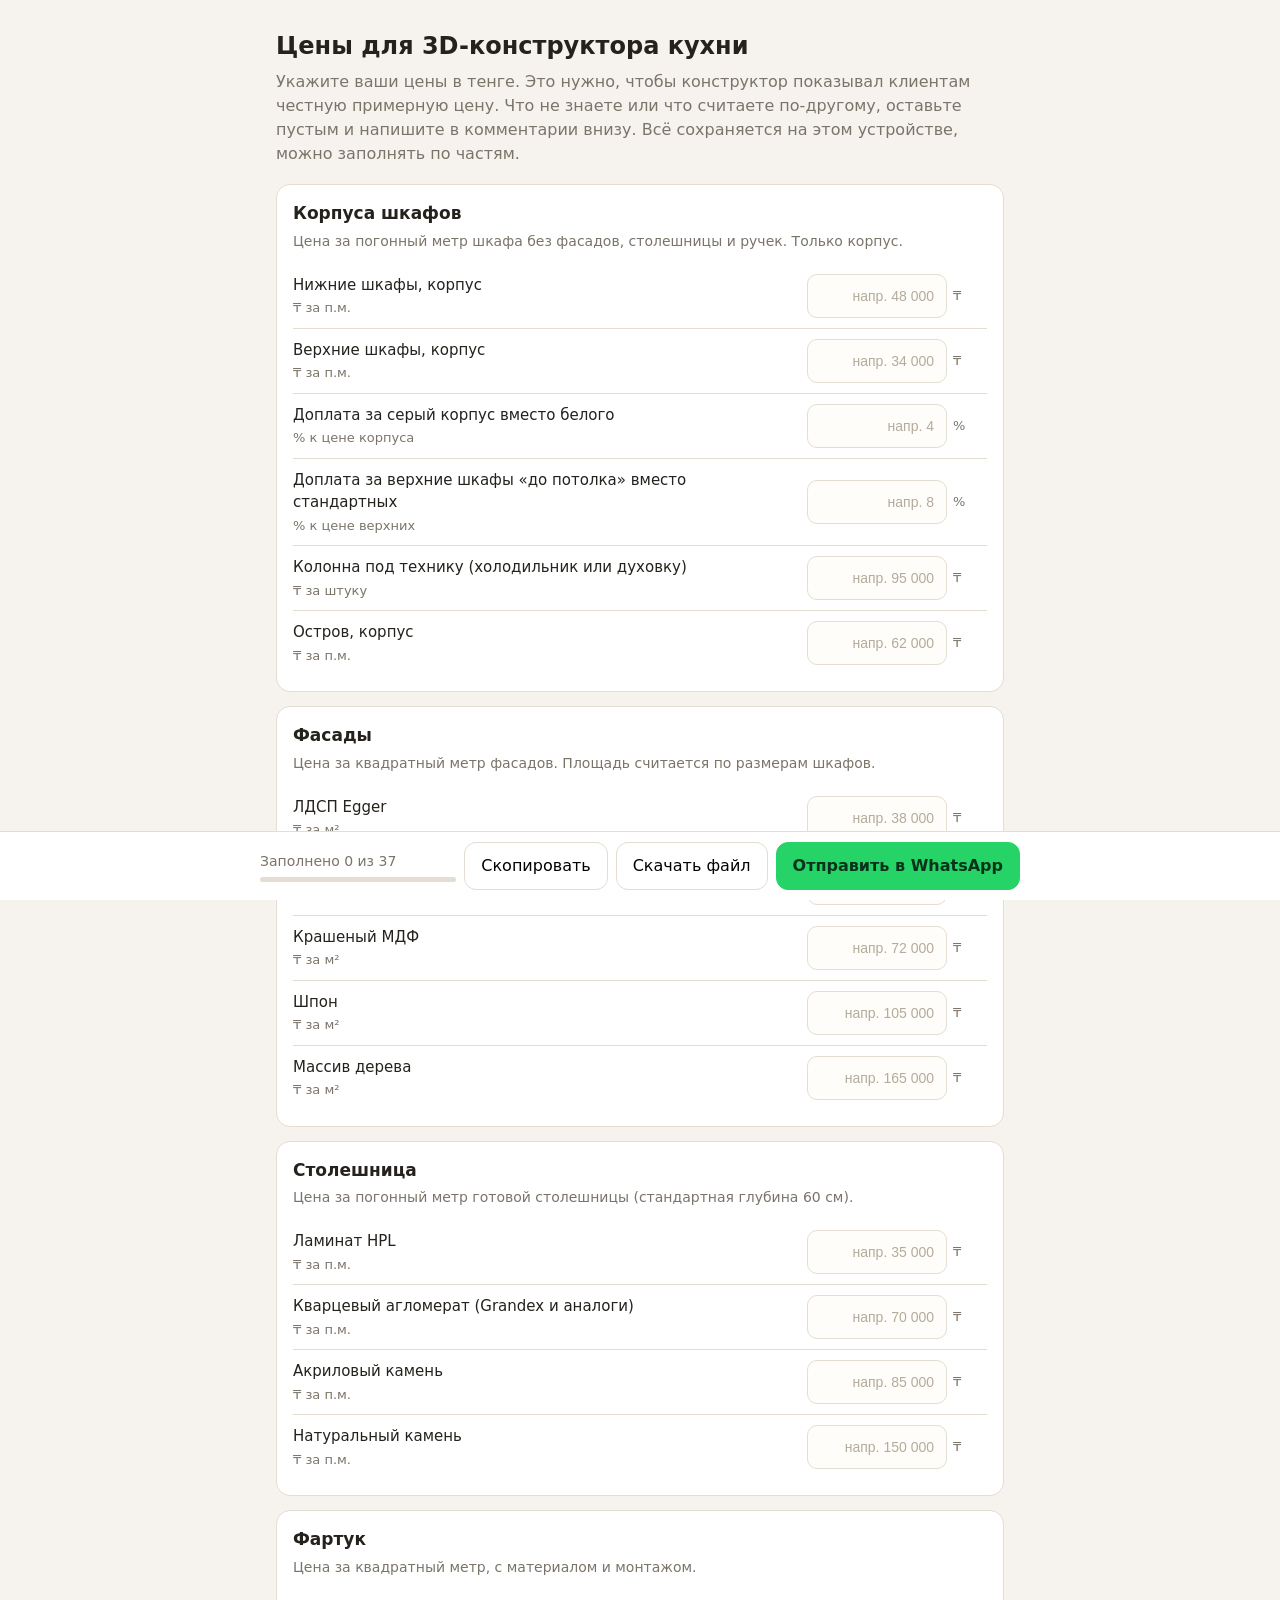
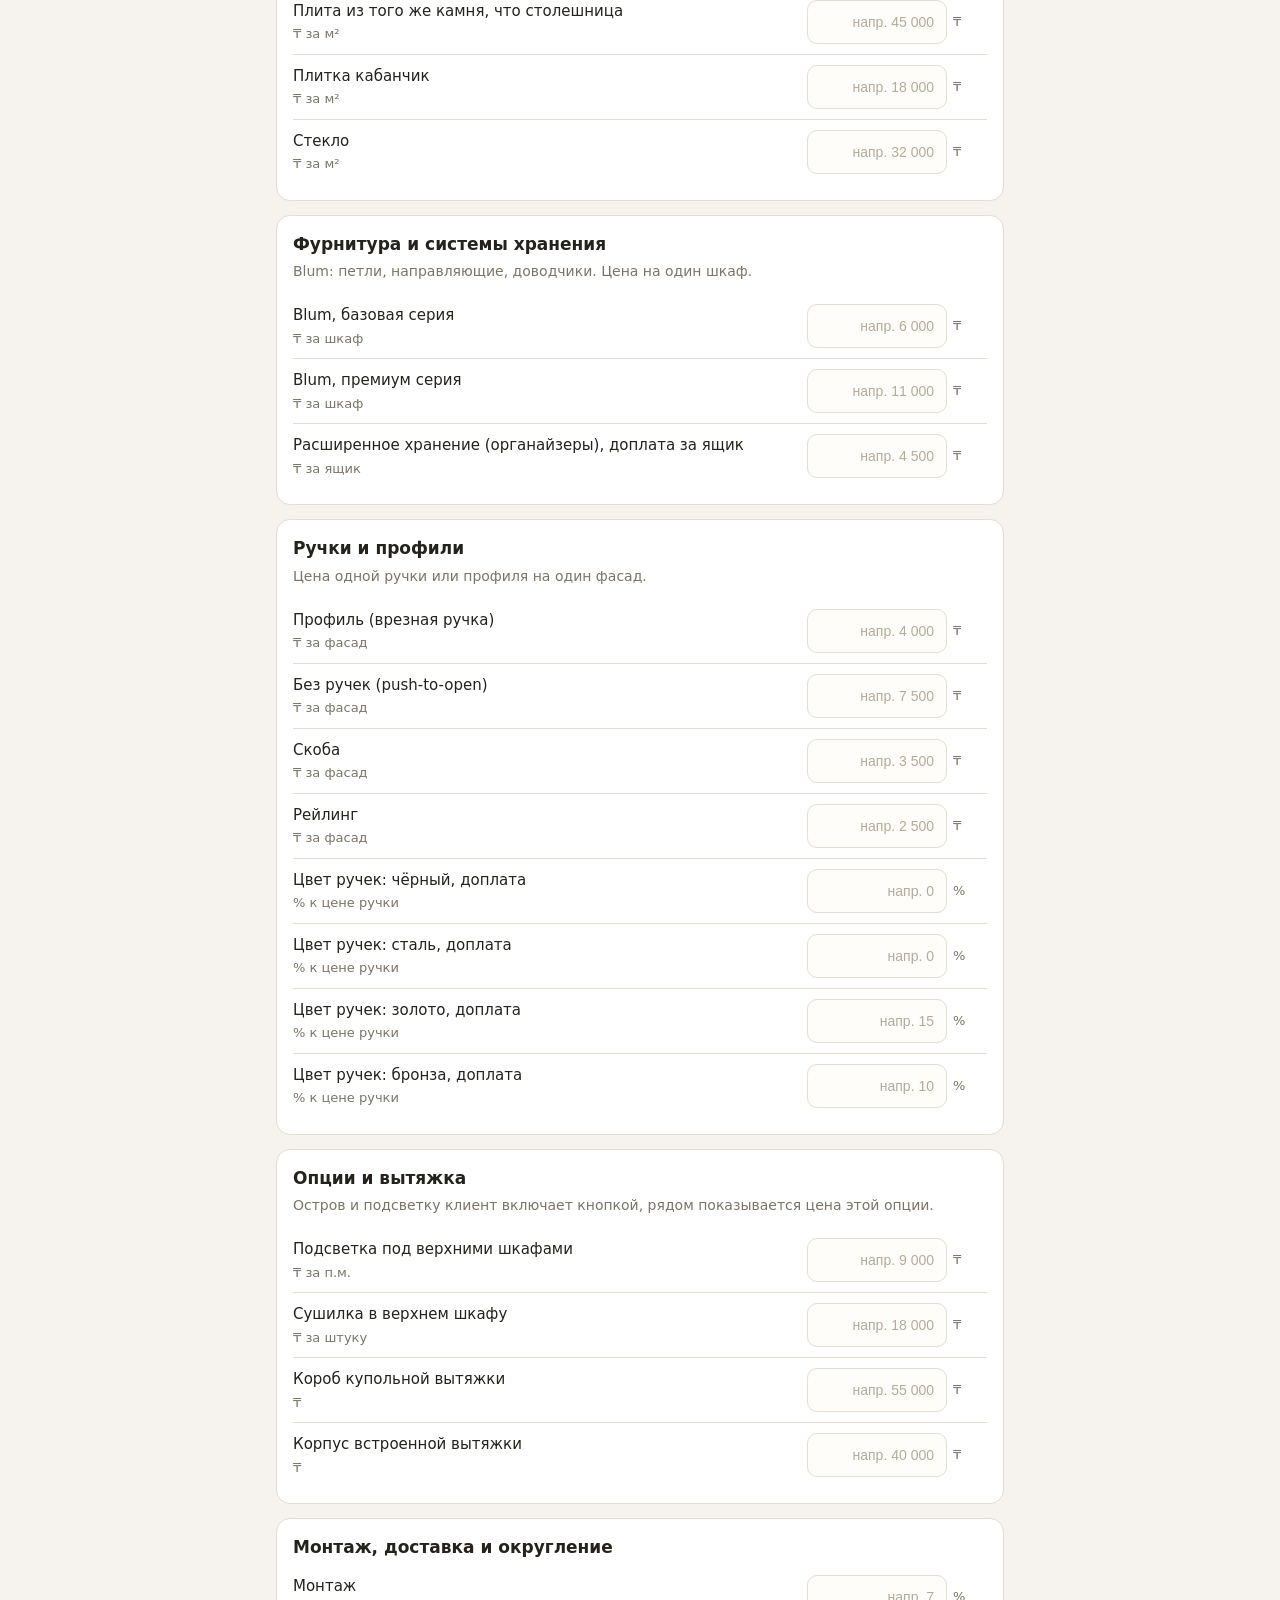
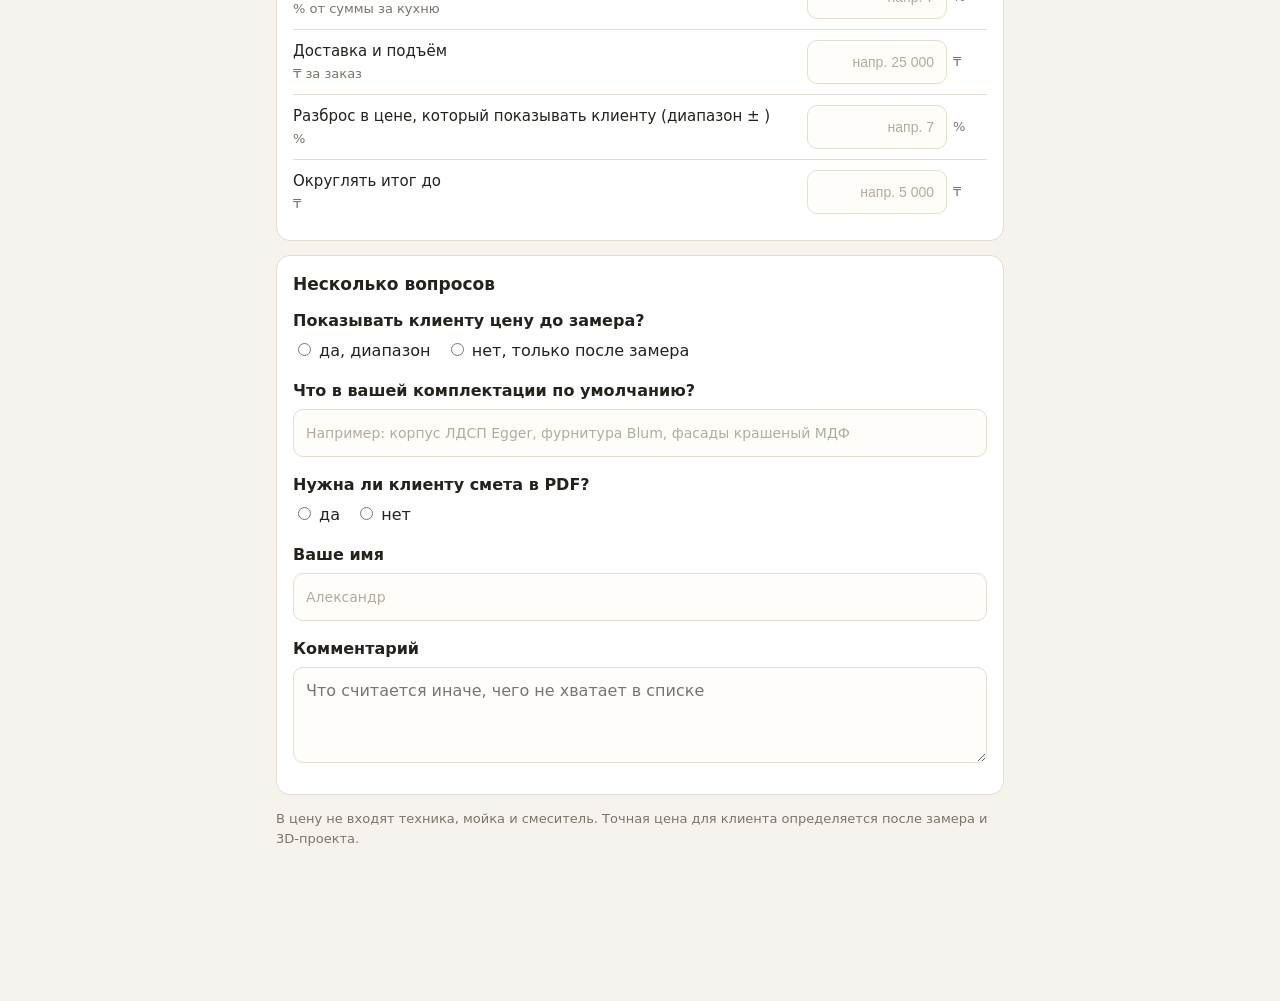
<file: prices.html>
<!doctype html>
<html lang="ru">
<head>
<meta charset="utf-8">
<meta name="viewport" content="width=device-width,initial-scale=1">
<meta name="robots" content="noindex">
<title>Цены для конструктора кухни | LUXE INTERIOR</title>
<style>
:root{--bg:#f6f3ee;--card:#fff;--line:#e3ddd2;--text:#25221d;--muted:#7b7469;--gold:#a8844f;--ok:#2e7d4f}
*{box-sizing:border-box}
body{margin:0;background:var(--bg);color:var(--text);font:16px/1.5 system-ui,-apple-system,"Segoe UI",Roboto,sans-serif}
.wrap{max-width:760px;margin:0 auto;padding:20px 16px 140px}
h1{font-size:24px;margin:8px 0 6px}
.lead{color:var(--muted);margin:0 0 18px}
.box{background:var(--card);border:1px solid var(--line);border-radius:14px;padding:16px;margin-bottom:14px}
.box h2{font-size:17px;margin:0 0 4px}
.box .hint{color:var(--muted);font-size:14px;margin:0 0 12px}
.f{display:grid;grid-template-columns:1fr 180px;gap:6px 12px;align-items:center;padding:10px 0;border-top:1px solid var(--line)}
.f:first-of-type{border-top:0}
.f label{font-size:15px}
.f small{display:block;color:var(--muted);font-size:13px;margin-top:2px}
.inp{display:flex;align-items:center;gap:6px}
.inp input{width:100%;min-width:0;padding:11px 12px;border:1px solid var(--line);border-radius:10px;font-size:17px;background:#fffdf9;text-align:right}
.inp input:focus{outline:2px solid var(--gold);border-color:var(--gold)}
.inp input.ok{border-color:#9ccaae;background:#f4fbf6}
.inp span{color:var(--muted);font-size:13px;white-space:nowrap;min-width:34px}
textarea,.txt{width:100%;padding:11px 12px;border:1px solid var(--line);border-radius:10px;font:inherit;background:#fffdf9}
.q{padding:8px 0}
.q b{display:block;font-weight:600;margin-bottom:6px}
.bar{position:fixed;left:0;right:0;bottom:0;background:#fff;border-top:1px solid var(--line);padding:10px 16px calc(10px + env(safe-area-inset-bottom));z-index:5}
.bar-in{max-width:760px;margin:0 auto;display:flex;gap:8px;align-items:center;flex-wrap:wrap}
.prog{flex:1;min-width:120px;font-size:14px;color:var(--muted)}
.prog i{display:block;height:5px;border-radius:5px;background:var(--line);margin-top:5px;overflow:hidden}
.prog i b{display:block;height:100%;background:var(--ok);width:0;transition:width .2s}
button{font:inherit;border:1px solid var(--line);background:#fff;border-radius:12px;padding:11px 16px;cursor:pointer}
button.main{background:#25d366;border-color:#25d366;color:#08331a;font-weight:700}
.note{font-size:13px;color:var(--muted);margin-top:10px}
.toast{position:fixed;left:50%;bottom:90px;transform:translateX(-50%);background:#25221d;color:#fff;padding:10px 18px;border-radius:99px;font-size:14px;opacity:0;pointer-events:none;transition:.25s;z-index:9}
.toast.on{opacity:1}
input::placeholder{font-size:14px;color:#b3ab9c}
@media (max-width:480px){.f{grid-template-columns:1fr}.inp input{text-align:left}}
</style>
</head>
<body>
<div class="wrap">
  <h1>Цены для 3D-конструктора кухни</h1>
  <p class="lead">Укажите ваши цены в тенге. Это нужно, чтобы конструктор показывал клиентам честную примерную цену. Что не знаете или что считаете по-другому, оставьте пустым и напишите в комментарии внизу. Всё сохраняется на этом устройстве, можно заполнять по частям.</p>
  <div id="form"></div>

  <div class="box">
    <h2>Несколько вопросов</h2>
    <div class="q"><b>Показывать клиенту цену до замера?</b>
      <label><input type="radio" name="q1" value="да"> да, диапазон</label> &nbsp;
      <label><input type="radio" name="q1" value="нет"> нет, только после замера</label></div>
    <div class="q"><b>Что в вашей комплектации по умолчанию?</b>
      <input class="txt" id="q2" placeholder="Например: корпус ЛДСП Egger, фурнитура Blum, фасады крашеный МДФ"></div>
    <div class="q"><b>Нужна ли клиенту смета в PDF?</b>
      <label><input type="radio" name="q3" value="да"> да</label> &nbsp;
      <label><input type="radio" name="q3" value="нет"> нет</label></div>
    <div class="q"><b>Ваше имя</b><input class="txt" id="who" placeholder="Александр"></div>
    <div class="q"><b>Комментарий</b><textarea id="note" rows="3" placeholder="Что считается иначе, чего не хватает в списке"></textarea></div>
  </div>
  <p class="note">В цену не входят техника, мойка и смеситель. Точная цена для клиента определяется после замера и 3D-проекта.</p>
</div>

<div class="bar"><div class="bar-in">
  <div class="prog"><span id="progTxt">Заполнено 0 из 0</span><i><b id="progBar"></b></i></div>
  <button id="copy">Скопировать</button>
  <button id="dl">Скачать файл</button>
  <button class="main" id="wa">Отправить в WhatsApp</button>
</div></div>
<div class="toast" id="toast"></div>

<script>
// kind: num (тенге или другая единица как указана), pct (проценты; в файл пишется как коэффициент или доля)
const S = [
 { t: "Корпуса шкафов", h: "Цена за погонный метр шкафа без фасадов, столешницы и ручек. Только корпус.", f: [
  ["carcassBaseM", "Нижние шкафы, корпус", "₸ за п.м.", "48000"],
  ["carcassUpperM", "Верхние шкафы, корпус", "₸ за п.м.", "34000"],
  ["carcassGreyMult", "Доплата за серый корпус вместо белого", "% к цене корпуса", "4", "pct1"],
  ["upperCeilingMult", "Доплата за верхние шкафы «до потолка» вместо стандартных", "% к цене верхних", "8", "pct1"],
  ["tallEach", "Колонна под технику (холодильник или духовку)", "₸ за штуку", "95000"],
  ["islandM", "Остров, корпус", "₸ за п.м.", "62000"]]},
 { t: "Фасады", h: "Цена за квадратный метр фасадов. Площадь считается по размерам шкафов.", f: [
  ["facadeM2.ldsp", "ЛДСП Egger", "₸ за м²", "38000"],
  ["facadeM2.film", "МДФ в плёнке", "₸ за м²", "52000"],
  ["facadeM2.mdf_paint", "Крашеный МДФ", "₸ за м²", "72000"],
  ["facadeM2.veneer", "Шпон", "₸ за м²", "105000"],
  ["facadeM2.massiv", "Массив дерева", "₸ за м²", "165000"]]},
 { t: "Столешница", h: "Цена за погонный метр готовой столешницы (стандартная глубина 60 см).", f: [
  ["counterM.hpl", "Ламинат HPL", "₸ за п.м.", "35000"],
  ["counterM.quartz", "Кварцевый агломерат (Grandex и аналоги)", "₸ за п.м.", "70000"],
  ["counterM.acrylic", "Акриловый камень", "₸ за п.м.", "85000"],
  ["counterM.natural", "Натуральный камень", "₸ за п.м.", "150000"]]},
 { t: "Фартук", h: "Цена за квадратный метр, с материалом и монтажом.", f: [
  ["backsplashM2.slab", "Плита из того же камня, что столешница", "₸ за м²", "45000"],
  ["backsplashM2.tile", "Плитка кабанчик", "₸ за м²", "18000"],
  ["backsplashM2.glass", "Стекло", "₸ за м²", "32000"]]},
 { t: "Фурнитура и системы хранения", h: "Blum: петли, направляющие, доводчики. Цена на один шкаф.", f: [
  ["hardwareModule.blum_std", "Blum, базовая серия", "₸ за шкаф", "6000"],
  ["hardwareModule.blum_premium", "Blum, премиум серия", "₸ за шкаф", "11000"],
  ["storageExtraDrawer", "Расширенное хранение (органайзеры), доплата за ящик", "₸ за ящик", "4500"]]},
 { t: "Ручки и профили", h: "Цена одной ручки или профиля на один фасад.", f: [
  ["handleEach.profile", "Профиль (врезная ручка)", "₸ за фасад", "4000"],
  ["handleEach.push", "Без ручек (push-to-open)", "₸ за фасад", "7500"],
  ["handleEach.bar", "Скоба", "₸ за фасад", "3500"],
  ["handleEach.rail", "Рейлинг", "₸ за фасад", "2500"],
  ["handleColorMult.black", "Цвет ручек: чёрный, доплата", "% к цене ручки", "0", "pct1"],
  ["handleColorMult.steel", "Цвет ручек: сталь, доплата", "% к цене ручки", "0", "pct1"],
  ["handleColorMult.gold", "Цвет ручек: золото, доплата", "% к цене ручки", "15", "pct1"],
  ["handleColorMult.bronze", "Цвет ручек: бронза, доплата", "% к цене ручки", "10", "pct1"]]},
 { t: "Опции и вытяжка", h: "Остров и подсветку клиент включает кнопкой, рядом показывается цена этой опции.", f: [
  ["ledPerM", "Подсветка под верхними шкафами", "₸ за п.м.", "9000"],
  ["dryerEach", "Сушилка в верхнем шкафу", "₸ за штуку", "18000"],
  ["hoodChimney", "Короб купольной вытяжки", "₸", "55000"],
  ["hoodBuilt", "Корпус встроенной вытяжки", "₸", "40000"]]},
 { t: "Монтаж, доставка и округление", h: "", f: [
  ["montagePct", "Монтаж", "% от суммы за кухню", "7", "pct0"],
  ["delivery", "Доставка и подъём", "₸ за заказ", "25000"],
  ["range", "Разброс в цене, который показывать клиенту (диапазон ± )", "%", "7", "pct0"],
  ["roundTo", "Округлять итог до", "₸", "5000"]]}
];
const KEY = "luxe_prices_form_v1";
let saved = {}; try { saved = JSON.parse(localStorage.getItem(KEY) || "{}"); } catch {}
const $ = (s) => document.querySelector(s);
const fmt = (v) => v === "" || v == null ? "" : Number(v).toLocaleString("ru-RU");
const form = $("#form");
let total = 0;
for (const sec of S) {
  const box = document.createElement("div"); box.className = "box";
  box.innerHTML = `<h2>${sec.t}</h2>${sec.h ? `<p class="hint">${sec.h}</p>` : ""}`;
  for (const [key, label, unit, ex] of sec.f) {
    total++;
    const row = document.createElement("div"); row.className = "f";
    row.innerHTML = `<label for="f_${key}">${label}<small>${unit}</small></label><div class="inp"><input id="f_${key}" data-k="${key}" inputmode="decimal" autocomplete="off" placeholder="напр. ${fmt(ex)}"><span>${unit.startsWith("₸") ? "₸" : "%"}</span></div>`;
    box.append(row);
  }
  form.append(box);
}
const inputs = [...document.querySelectorAll("input[data-k]")];
const meta = { who: $("#who"), note: $("#note"), q2: $("#q2") };
for (const i of inputs) {
  if (saved[i.dataset.k] != null) i.value = saved[i.dataset.k];
  i.addEventListener("input", () => { const raw = i.value.replace(/[^\d.,]/g, "").replace(",", "."); const n = raw === "" ? "" : raw; i.value = n === "" ? "" : (n.includes(".") ? n : Number(n).toLocaleString("ru-RU")); persist(); });
}
for (const [k, e] of Object.entries(meta)) { if (saved["_" + k]) e.value = saved["_" + k]; e.addEventListener("input", persist); }
for (const r of document.querySelectorAll("input[type=radio]")) { if (saved["_" + r.name] === r.value) r.checked = true; r.addEventListener("change", persist); }
const num = (s) => { const v = String(s).replace(/\s| /g, "").replace(",", "."); return v === "" || isNaN(Number(v)) ? null : Number(v); };
function persist() {
  const o = {}; inputs.forEach((i) => { if (i.value !== "") o[i.dataset.k] = i.value; });
  for (const [k, e] of Object.entries(meta)) o["_" + k] = e.value;
  for (const r of document.querySelectorAll("input[type=radio]:checked")) o["_" + r.name] = r.value;
  try { localStorage.setItem(KEY, JSON.stringify(o)); } catch {}
  progress();
}
function progress() {
  const n = inputs.filter((i) => num(i.value) != null).length;
  inputs.forEach((i) => i.classList.toggle("ok", num(i.value) != null));
  $("#progTxt").textContent = `Заполнено ${n} из ${total}`; $("#progBar").style.width = (n / total * 100) + "%";
}
function collect() {
  const json = {}, lines = [], missing = [];
  for (const sec of S) {
    lines.push("", sec.t.toUpperCase());
    for (const [key, label, unit, , kind] of sec.f) {
      const i = document.getElementById("f_" + key), v = num(i.value);
      if (v == null) { missing.push(label); lines.push(`${label}: не заполнено`); continue; }
      lines.push(`${label}: ${Number(v).toLocaleString("ru-RU")} ${unit.startsWith("₸") ? "₸" : "%"}${unit.startsWith("₸") && unit.length > 1 ? " (" + unit.slice(2) + ")" : ""}`);
      const val = kind === "pct1" ? Math.round((1 + v / 100) * 1000) / 1000 : kind === "pct0" ? Math.round(v * 10) / 1000 : v;
      const ks = key.split("."); let o = json; for (let j = 0; j < ks.length - 1; j++) o = o[ks[j]] = o[ks[j]] || {}; o[ks.at(-1)] = val;
    }
  }
  const q = (n) => (document.querySelector(`input[name=${n}]:checked`) || {}).value || "не отвечено";
  const head = ["Цены для конструктора кухни LUXE INTERIOR", meta.who.value ? "От: " + meta.who.value : ""].filter(Boolean);
  const tail = ["", "ВОПРОСЫ", `Показывать цену до замера: ${q("q1")}`, `Комплектация по умолчанию: ${meta.q2.value || "не указано"}`, `Смета в PDF: ${q("q3")}`, meta.note.value ? "Комментарий: " + meta.note.value : ""].filter((x) => x !== "");
  return { json, text: [...head, ...lines, ...tail].join("\n"), missing };
}
function toast(m) { const t = $("#toast"); t.textContent = m; t.classList.add("on"); setTimeout(() => t.classList.remove("on"), 2200); }
$("#copy").onclick = async () => { const c = collect(); try { await navigator.clipboard.writeText(c.text); toast("Скопировано, вставьте в сообщение"); } catch { prompt("Скопируйте текст", c.text); } };
$("#dl").onclick = () => { const c = collect(); const a = document.createElement("a"); a.href = URL.createObjectURL(new Blob([JSON.stringify(c.json, null, 2)], { type: "application/json" })); a.download = "luxe-prices.json"; a.click(); toast("Файл сохранён"); };
$("#wa").onclick = () => {
  const c = collect();
  if (c.missing.length > 8 && !confirm(`Не заполнено ${c.missing.length} полей. Отправить как есть?`)) return;
  window.open("https://wa.me/?text=" + encodeURIComponent(c.text), "_blank", "noopener");
};
progress();
</script>
</body>
</html>
</file>
